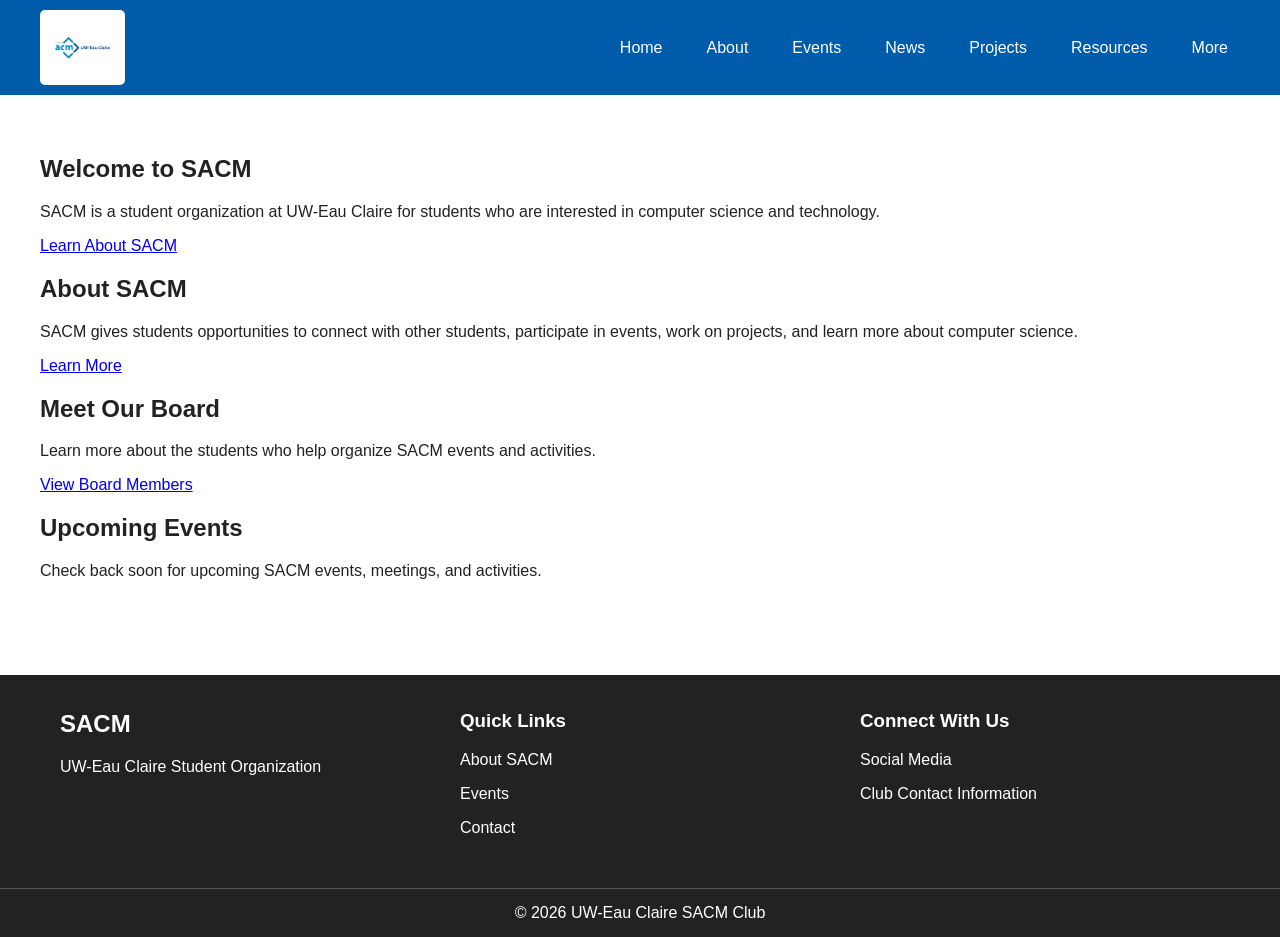
<file: Group Project/html/index.html>
<!DOCTYPE html>
<html lang="en">
<head>
    <meta charset="UTF-8">
    <meta name="viewport" content="width=device-width, initial-scale=1.0">
    <title>SACM Home</title>
    <link rel="stylesheet" href="../css/style.css">
</head>
<body>

    <header>

        <nav class="navbar">

            <div class="logo">

                <a href="index.html">

            <img src="../img/logo.png"
                alt="ACM UW-Eau Claire logo">

                </a>

            </div>


            <ul class="navlinks">

                <li>
                    <a href="index.html">Home</a>
                </li>

                <li>
                    <a href="about.html">About</a>
                </li>

                <li>
                    <a href="events.html">Events</a>
                </li>

                <li>
                    <a href="news.html">News</a>
                </li>

                <li>
                    <a href="projects.html">Projects</a>
                </li>

                <li>
                    <a href="resources.html">Resources</a>
                </li>

                <li class="dropdown">

                    <a href="#">More</a>

                    <ul class="dropdownmenu">

                        <li>
                            <a href="board.html">
                                Board Members
                            </a>
                        </li>

                        <li>
                            <a href="join.html">
                                Join SACM
                            </a>
                        </li>

                        <li>
                            <a href="contact.html">
                                Contact
                            </a>
                        </li>

                        <li>
                            <a href="login.html">
                                Login
                            </a>
                        </li>

                    </ul>

                </li>

            </ul>

        </nav>

    </header>

    <main>

       <section class="hero">
    <h1>Welcome to SACM</h1>

    <p>
        SACM is a student organization at UW-Eau Claire for students
        who are interested in computer science and technology.
    </p>

    <a class="button" href="about.html">Learn About SACM</a>
        </section>

        <section class="home-about">
            <h2>About SACM</h2>

            <p>
                SACM gives students opportunities to connect with other students,
                participate in events, work on projects, and learn more about
                computer science.
            </p>

            <a href="about.html">Learn More</a>
        </section>

        <section class="home-board">
            <h2>Meet Our Board</h2>

            <p>
                Learn more about the students who help organize SACM events
                and activities.
            </p>

            <a href="board.html">View Board Members</a>
        </section>
        <section class="home-events">
            <h2>Upcoming Events</h2>
        <p>
            Check back soon for upcoming SACM events, meetings, and activities.
        </p>
        </section>

    </main>

   <footer>

        <div class="footercontainer">

            <div class="footersection">

                <h2>SACM</h2>

                <p>
                    UW-Eau Claire Student Organization
                </p>

            </div>


            <div class="footersection">

                <h3>Quick Links</h3>

                <p>
                    <a href="about.html">
                        About SACM
                    </a>
                </p>

                <p>
                    <a href="events.html">
                        Events
                    </a>
                </p>

                <p>
                    <a href="contact.html">
                        Contact
                    </a>
                </p>

            </div>


            <div class="footersection">

                <h3>Connect With Us</h3>

                <p>
                    Social Media
                </p>

                <p>
                    Club Contact Information
                </p>

            </div>

        </div>


        <div class="footerbottom">

            <p>
                &copy; 2026 UW-Eau Claire SACM Club
            </p>

        </div>

    </footer>

</body>
</file>
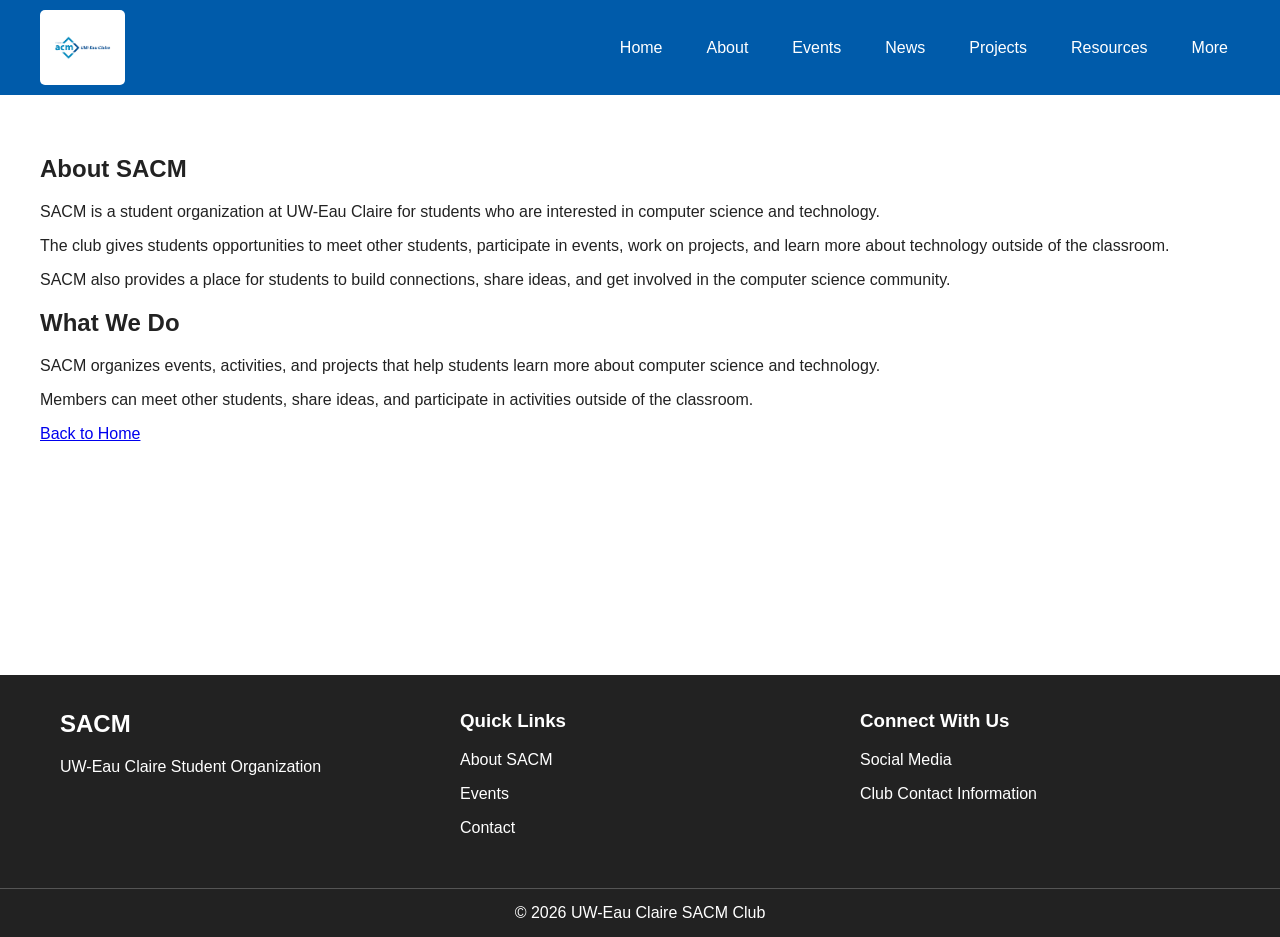
<file: Group Project/html/about.html>
<!DOCTYPE html>
<html lang="en">
<head>
    <meta charset="UTF-8">
    <meta name="viewport" content="width=device-width, initial-scale=1.0">
    <title>About SACM</title>
    <link rel="stylesheet" href="../css/style.css">
</head>
<body>
        <header>

        <nav class="navbar">

            <div class="logo">

                <a href="index.html">

                    <img src="../img/logo.png"
                         alt="ACM UW-Eau Claire logo">

                </a>

            </div>


            <ul class="navlinks">

                <li>
                    <a href="index.html">Home</a>
                </li>

                <li>
                    <a href="about.html">About</a>
                </li>

                <li>
                    <a href="events.html">Events</a>
                </li>

                <li>
                    <a href="news.html">News</a>
                </li>

                <li>
                    <a href="projects.html">Projects</a>
                </li>

                <li>
                    <a href="resources.html">Resources</a>
                </li>

                <li class="dropdown">

                    <a href="#">More</a>

                    <ul class="dropdownmenu">

                        <li>
                            <a href="board.html">
                                Board Members
                            </a>
                        </li>

                        <li>
                            <a href="join.html">
                                Join SACM
                            </a>
                        </li>

                        <li>
                            <a href="contact.html">
                                Contact
                            </a>
                        </li>

                        <li>
                            <a href="login.html">
                                Login
                            </a>
                        </li>

                    </ul>

                </li>

            </ul>

        </nav>

    </header>

    <main>

        <section class="about-page">
            <h1>About SACM</h1>

            <p>
                SACM is a student organization at UW-Eau Claire for students
                who are interested in computer science and technology.
            </p>

            <p>
                The club gives students opportunities to meet other students,
                participate in events, work on projects, and learn more about
                technology outside of the classroom.
            </p>

            <p>
                SACM also provides a place for students to build connections,
                share ideas, and get involved in the computer science community.
            </p>
        </section>
        <section class="what-we-do">
            <h2>What We Do</h2>

            <p>
                SACM organizes events, activities, and projects that help students
                learn more about computer science and technology.
            </p>

            <p>
                Members can meet other students, share ideas, and participate in
                activities outside of the classroom.
            </p>
        </section>
<p><a href="index.html">Back to Home</a></p>
    </main>

   <footer>

        <div class="footercontainer">

            <div class="footersection">

                <h2>SACM</h2>

                <p>
                    UW-Eau Claire Student Organization
                </p>

            </div>


            <div class="footersection">

                <h3>Quick Links</h3>

                <p>
                    <a href="about.html">
                        About SACM
                    </a>
                </p>

                <p>
                    <a href="events.html">
                        Events
                    </a>
                </p>

                <p>
                    <a href="contact.html">
                        Contact
                    </a>
                </p>

            </div>


            <div class="footersection">

                <h3>Connect With Us</h3>

                <p>
                    Social Media
                </p>

                <p>
                    Club Contact Information
                </p>

            </div>

        </div>


        <div class="footerbottom">

            <p>
                &copy; 2026 UW-Eau Claire SACM Club
            </p>

        </div>

    </footer>

</body>
</html>
</file>
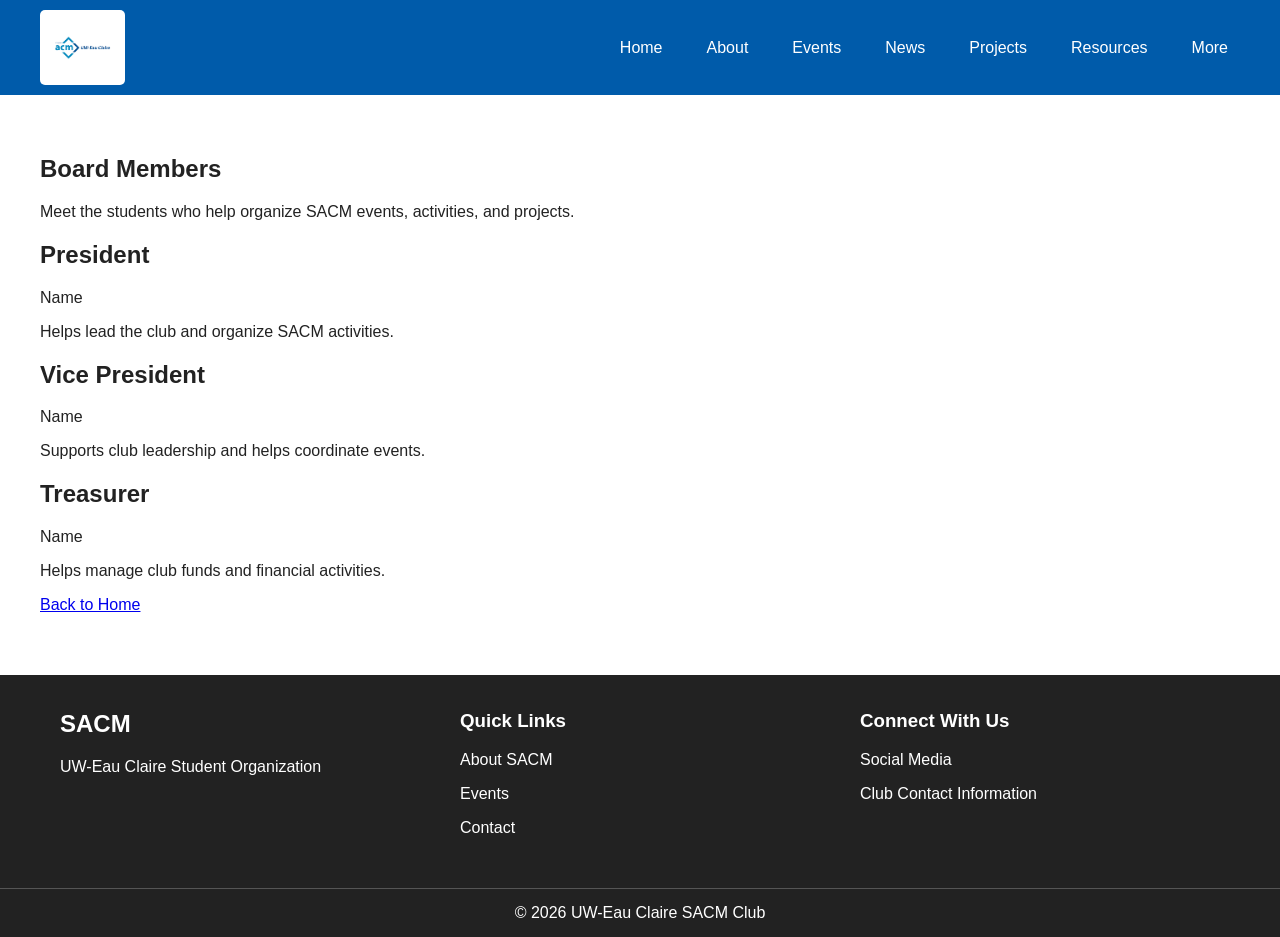
<file: Group Project/html/board.html>
<!DOCTYPE html>
<html lang="en">
<head>
    <meta charset="UTF-8">
    <meta name="viewport" content="width=device-width, initial-scale=1.0">
    <title>SACM Board Members</title>
    <link rel="stylesheet" href="../css/style.css">
</head>
<body>
        <header>

        <nav class="navbar">

            <div class="logo">

                <a href="index.html">

                    <img src="../img/logo.png"
                         alt="ACM UW-Eau Claire logo">

                </a>

            </div>


            <ul class="navlinks">

                <li>
                    <a href="index.html">Home</a>
                </li>

                <li>
                    <a href="about.html">About</a>
                </li>

                <li>
                    <a href="events.html">Events</a>
                </li>

                <li>
                    <a href="news.html">News</a>
                </li>

                <li>
                    <a href="projects.html">Projects</a>
                </li>

                <li>
                    <a href="resources.html">Resources</a>
                </li>

                <li class="dropdown">

                    <a href="#">More</a>

                    <ul class="dropdownmenu">

                        <li>
                            <a href="board.html">
                                Board Members
                            </a>
                        </li>

                        <li>
                            <a href="join.html">
                                Join SACM
                            </a>
                        </li>

                        <li>
                            <a href="contact.html">
                                Contact
                            </a>
                        </li>

                        <li>
                            <a href="login.html">
                                Login
                            </a>
                        </li>

                    </ul>

                </li>

            </ul>

        </nav>

    </header>

    <main>

        <section class="board-page">
            <h1>Board Members</h1>

            <p>
                Meet the students who help organize SACM events,
                activities, and projects.
            </p>

            <div class="board-member">
                <h2>President</h2>
                <p class="member-name">Name</p>
                <p class="member-description">
                    Helps lead the club and organize SACM activities.
                </p>
            </div>

            <div class="board-member">
                <h2>Vice President</h2>
                <p class="member-name">Name</p>
                <p class="member-description">
                    Supports club leadership and helps coordinate events.                </p>
            </div>

            <div class="board-member">
                <h2>Treasurer</h2>
                <p class="member-name">Name</p>
                <p class="member-description">
                    Helps manage club funds and financial activities.                </p>
            </div>

        </section>
<p><a href="index.html">Back to Home</a></p>
    </main>
   <footer>

        <div class="footercontainer">

            <div class="footersection">

                <h2>SACM</h2>

                <p>
                    UW-Eau Claire Student Organization
                </p>

            </div>


            <div class="footersection">

                <h3>Quick Links</h3>

                <p>
                    <a href="about.html">
                        About SACM
                    </a>
                </p>

                <p>
                    <a href="events.html">
                        Events
                    </a>
                </p>

                <p>
                    <a href="contact.html">
                        Contact
                    </a>
                </p>

            </div>


            <div class="footersection">

                <h3>Connect With Us</h3>

                <p>
                    Social Media
                </p>

                <p>
                    Club Contact Information
                </p>

            </div>

        </div>


        <div class="footerbottom">

            <p>
                &copy; 2026 UW-Eau Claire SACM Club
            </p>

        </div>

    </footer>

</body>
</html>
</file>
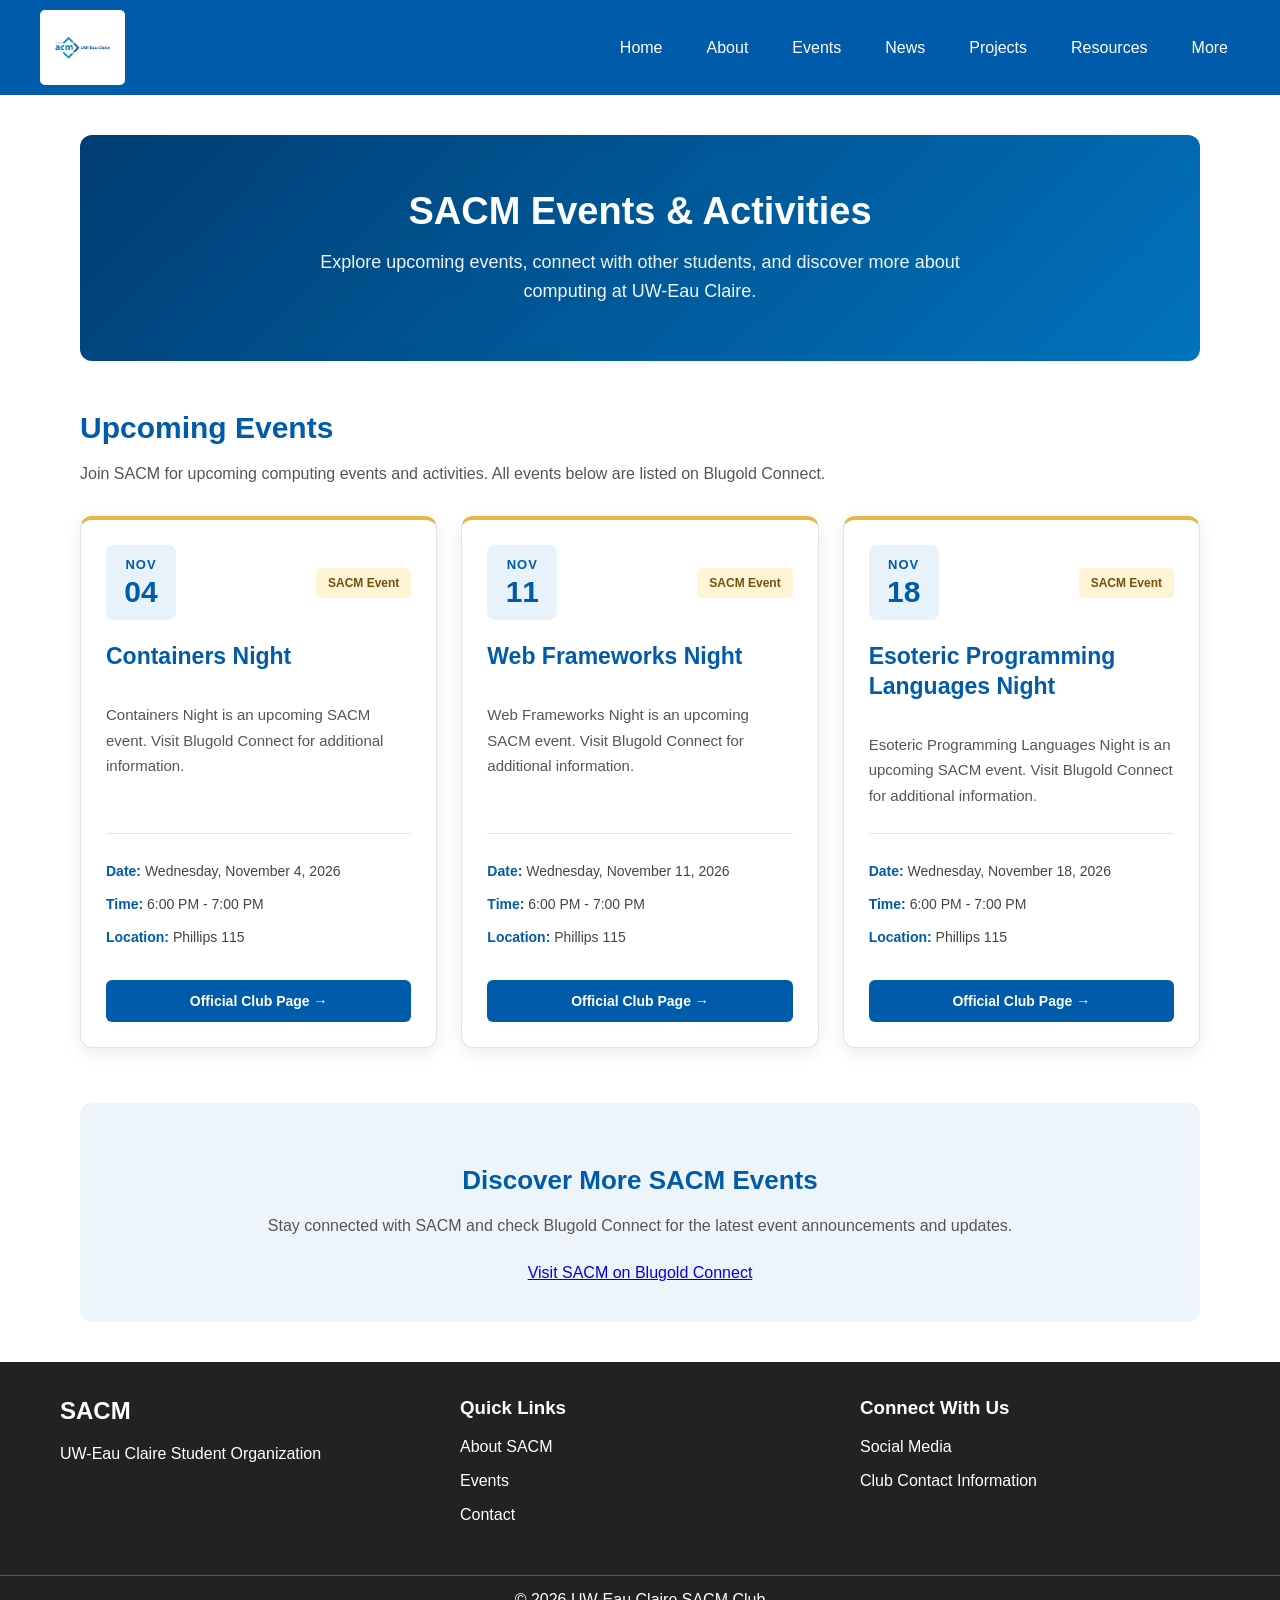
<file: Group Project/html/events.html>
<!DOCTYPE html>
<html lang="en">

<head>
    <meta charset="UTF-8">
    <meta name="viewport" content="width=device-width, initial-scale=1.0">
    <title>SACM Events</title>

    <link rel="stylesheet" href="../css/style.css">
    <link rel="stylesheet" href="../css/events.css">
</head>

<body>

    <header>
        <nav class="navbar">

            <div class="logo">
                <a href="index.html">
                    <img src="../img/logo.png"
                         alt="SACM UW-Eau Claire logo">
                </a>
            </div>

            <ul class="navlinks">

                <li><a href="index.html">Home</a></li>
                <li><a href="about.html">About</a></li>
                <li><a href="events.html">Events</a></li>
                <li><a href="news.html">News</a></li>
                <li><a href="projects.html">Projects</a></li>
                <li><a href="resources.html">Resources</a></li>

                <li class="dropdown">
                    <a href="#">More</a>

                    <ul class="dropdownmenu">
                        <li><a href="board.html">Board Members</a></li>
                        <li><a href="join.html">Join SACM</a></li>
                        <li><a href="contact.html">Contact</a></li>
                        <li><a href="login.html">Login</a></li>
                    </ul>
                </li>

            </ul>
        </nav>
    </header>

    <main class="events-page">

        <section class="events-hero">

            <h1>SACM Events &amp; Activities</h1>

            <p>
                Explore upcoming events, connect with other students,
                and discover more about computing at UW-Eau Claire.
            </p>

        </section>

        <section class="events-section">

            <h2>Upcoming Events</h2>

            <p class="events-intro">
                Join SACM for upcoming computing events and activities.
                All events below are listed on Blugold Connect.
            </p>

            <div class="events-grid">

                <article class="event-card">

                    <div class="event-card-header">

                        <div class="event-date">
                            <span>NOV</span>
                            <strong>04</strong>
                        </div>

                        <div class="event-category">
                            SACM Event
                        </div>

                    </div>

                    <h3>Containers Night</h3>

                    <p class="event-description">
                        Containers Night is an upcoming SACM event.
                        Visit Blugold Connect for additional information.
                    </p>

                    <div class="event-info">

                        <p>
                            <strong>Date:</strong>
                            Wednesday, November 4, 2026
                        </p>

                        <p>
                            <strong>Time:</strong>
                            6:00 PM - 7:00 PM
                        </p>

                        <p>
                            <strong>Location:</strong>
                            Phillips 115
                        </p>

                    </div>

                    <a href="https://blugoldconnect.uwec.edu/sacm/rsvp_boot?id=395882"
                       class="event-button"
                       target="_blank">
                        Official Club Page &rarr;
                    </a>

                </article>

                <article class="event-card">

                    <div class="event-card-header">

                        <div class="event-date">
                            <span>NOV</span>
                            <strong>11</strong>
                        </div>

                        <div class="event-category">
                            SACM Event
                        </div>

                    </div>

                    <h3>Web Frameworks Night</h3>

                    <p class="event-description">
                        Web Frameworks Night is an upcoming SACM event.
                        Visit Blugold Connect for additional information.
                    </p>

                    <div class="event-info">

                        <p>
                            <strong>Date:</strong>
                            Wednesday, November 11, 2026
                        </p>

                        <p>
                            <strong>Time:</strong>
                            6:00 PM - 7:00 PM
                        </p>

                        <p>
                            <strong>Location:</strong>
                            Phillips 115
                        </p>

                    </div>

                    <a href="https://blugoldconnect.uwec.edu/sacm/rsvp_boot?id=395883"
                       class="event-button"
                       target="_blank">
                        Official Club Page &rarr;
                    </a>

                </article>

                <article class="event-card">

                    <div class="event-card-header">

                        <div class="event-date">
                            <span>NOV</span>
                            <strong>18</strong>
                        </div>

                        <div class="event-category">
                            SACM Event
                        </div>

                    </div>

                    <h3>Esoteric Programming Languages Night</h3>

                    <p class="event-description">
                        Esoteric Programming Languages Night is an
                        upcoming SACM event. Visit Blugold Connect
                        for additional information.
                    </p>

                    <div class="event-info">

                        <p>
                            <strong>Date:</strong>
                            Wednesday, November 18, 2026
                        </p>

                        <p>
                            <strong>Time:</strong>
                            6:00 PM - 7:00 PM
                        </p>

                        <p>
                            <strong>Location:</strong>
                            Phillips 115
                        </p>

                    </div>

                    <a href="https://blugoldconnect.uwec.edu/sacm/rsvp_boot?id=395884"
                       class="event-button"
                       target="_blank">
                        Official Club Page &rarr;
                    </a>

                </article>

            </div>

        </section>

        <section class="events-bottom">

            <h2>Discover More SACM Events</h2>

            <p>
                Stay connected with SACM and check Blugold Connect
                for the latest event announcements and updates.
            </p>

            <a href="https://blugoldconnect.uwec.edu/feeds?type=club&type_id=35487&tab=events"
               class="event-button"
               target="_blank">
                Visit SACM on Blugold Connect
            </a>

        </section>

    </main>

    <footer>

        <div class="footercontainer">

            <div class="footersection">

                <h2>SACM</h2>

                <p>
                    UW-Eau Claire Student Organization
                </p>

            </div>

            <div class="footersection">

                <h3>Quick Links</h3>

                <p>
                    <a href="about.html">About SACM</a>
                </p>

                <p>
                    <a href="events.html">Events</a>
                </p>

                <p>
                    <a href="contact.html">Contact</a>
                </p>

            </div>

            <div class="footersection">

                <h3>Connect With Us</h3>

                <p>Social Media</p>

                <p>Club Contact Information</p>

            </div>

        </div>

        <div class="footerbottom">

            <p>
                &copy; 2026 UW-Eau Claire SACM Club
            </p>

        </div>

    </footer>

</body>
</html>
</file>
<file: Group Project/css/style.css>
body {
    margin: 0;

    font-family: Arial, sans-serif;

    background-color: white;

    color: #222;
}


.navbar {
    display: flex;

    justify-content: space-between;

    align-items: center;

    background-color: #005baa;

    padding: 10px 40px;
}



.logo {
    display: flex;

    align-items: center;
}


.logo a {
    display: flex;

    align-items: center;
}


.logo img {
    height: 65px;

    width: auto;

    background-color: white;

    padding: 5px 10px;

    border-radius: 5px;

    display: block;
}

.navlinks {
    display: flex;

    list-style: none;

    margin: 0;

    padding: 0;

    gap: 20px;
}


.navlinks li {
    position: relative;
}


.navlinks a {
    display: block;

    color: white;

    text-decoration: none;

    padding: 10px 12px;
}


.navlinks a:hover {
    background-color: #f2c75c;

    color: black;
}


.dropdownmenu {
    display: none;

    position: absolute;

    top: 100%;

    right: 0;

    min-width: 180px;

    background-color: white;

    list-style: none;

    margin: 0;

    padding: 0;

    border: 1px solid #cccccc;
}


.dropdownmenu li {
    width: 100%;
}


.dropdownmenu a {
    color: black;

    padding: 12px 15px;
}


.dropdownmenu a:hover {
    background-color: #eeeeee;

    color: black;
}


.dropdown:hover .dropdownmenu {
    display: block;
}



.dropdown:focus-within .dropdownmenu {
    display: block;
}


main {
    min-height: 500px;

    padding: 40px;
}


footer {
    background-color: #222222;

    color: white;
}


.footercontainer {
    display: flex;

    justify-content: space-around;

    padding: 35px 40px;
}


.footersection {
    width: 30%;
}


.footersection h2,
.footersection h3 {
    margin-top: 0;
}


.footersection a {
    color: white;

    text-decoration: none;
}


.footersection a:hover {
    text-decoration: underline;
}



.footerbottom {
    text-align: center;

    border-top: 1px solid #555555;

    padding: 15px;
}


.footerbottom p {
    margin: 0;
}



@media screen and (max-width: 768px) {

    .navbar {
        flex-direction: column;

        align-items: flex-start;

        padding: 15px 20px;
    }


    .logo img {
        height: 55px;
    }


    .navlinks {
        flex-direction: column;

        width: 100%;

        gap: 0;

        margin-top: 15px;
    }


    .navlinks li {
        width: 100%;
    }


    .navlinks a {
        width: 100%;

        box-sizing: border-box;
    }


    .dropdownmenu {
        position: static;

        width: 100%;

        border: none;
    }


    .dropdownmenu a {
        padding-left: 30px;
    }


    main {
        padding: 25px 20px;
    }


    .footercontainer {
        flex-direction: column;

        padding: 30px 20px;
    }


    .footersection {
        width: 100%;

        margin-bottom: 25px;
    }

}
</file>
<file: Group Project/css/events.css>
.events-page {
    max-width: 1200px;
    margin: 0 auto;
    padding: 40px;
    box-sizing: border-box;
}

.events-hero {
    background: linear-gradient(135deg, #003d73, #0073bd);
    color: white;
    padding: 55px 35px;
    text-align: center;
    border-radius: 12px;
}

.events-hero h1 {
    color: white;
    font-size: 38px;
    margin: 0 0 15px;
}

.events-hero p {
    color: #f0f6fc;
    font-size: 18px;
    line-height: 1.6;
    max-width: 700px;
    margin: 0 auto;
}

.events-section {
    margin-top: 50px;
}

.events-section h2 {
    color: #005baa;
    font-size: 30px;
    margin-bottom: 12px;
}

.events-intro {
    color: #555;
    font-size: 16px;
    line-height: 1.6;
}

.events-grid {
    display: grid;
    grid-template-columns: repeat(3, minmax(0, 1fr));
    gap: 24px;
    margin-top: 30px;
}

.event-card {
    display: flex;
    flex-direction: column;

    background-color: white;

    border: 1px solid #dce5ec;
    border-top: 4px solid #e6b647;
    border-radius: 12px;

    padding: 25px;

    box-shadow: 0 5px 18px rgba(0, 0, 0, 0.08);

    transition: transform 0.2s, box-shadow 0.2s;
}

.event-card:hover {
    transform: translateY(-5px);

    box-shadow: 0 10px 25px rgba(0, 0, 0, 0.13);
}

.event-card-header {
    display: flex;
    align-items: center;
    justify-content: space-between;
    gap: 12px;

    margin-bottom: 22px;
}

.event-date {
    display: flex;
    flex-direction: column;
    align-items: center;
    justify-content: center;

    background-color: #e8f2fa;
    color: #005baa;

    width: 70px;
    height: 75px;

    border-radius: 8px;
}

.event-date span {
    font-size: 13px;
    font-weight: bold;
    letter-spacing: 1px;
}

.event-date strong {
    font-size: 30px;
    margin-top: 3px;
}

.event-card-header .event-category {
    background-color: #fff4d6;
    color: #73520d;

    font-size: 12px;
    font-weight: bold;

    padding: 8px 12px;
    border-radius: 5px;

    margin: 0;
}

.event-card h3 {
    color: #005baa;

    font-size: 23px;
    line-height: 1.3;

    margin: 0 0 15px;
}

.event-description {
    color: #555;

    font-size: 15px;
    line-height: 1.7;

    margin-bottom: 25px;
}

.event-info {
    margin-top: auto;

    border-top: 1px solid #e5e5e5;

    padding-top: 15px;
    margin-bottom: 20px;
}

.event-info p {
    color: #444;
    font-size: 14px;

    line-height: 1.5;

    margin: 12px 0;
}

.event-info strong {
    color: #005baa;
}

.event-card .event-button {
    display: block;

    background-color: #005baa;
    color: white;

    padding: 13px 15px;

    border-radius: 6px;

    font-size: 14px;
    font-weight: bold;

    text-align: center;
    text-decoration: none;

    transition: background-color 0.2s;
}

.event-card .event-button:hover {
    background-color: #003d73;
    color: white;
}

.events-bottom {
    background-color: #edf5fb;

    border-radius: 12px;

    margin-top: 55px;
    padding: 40px 30px;

    text-align: center;
}

.events-bottom h2 {
    color: #005baa;
    font-size: 26px;

    margin-bottom: 15px;
}

.events-bottom p {
    color: #555;

    font-size: 16px;
    line-height: 1.7;

    margin-bottom: 25px;
}

@media screen and (max-width: 1000px) {

    .events-grid {
        grid-template-columns: repeat(2, minmax(0, 1fr));
    }

}

@media screen and (max-width: 650px) {

    .events-page {
        padding: 25px 18px;
    }

    .events-hero {
        padding: 35px 20px;
    }

    .events-hero h1 {
        font-size: 28px;
    }

    .events-hero p {
        font-size: 15px;
    }

    .events-section h2 {
        font-size: 25px;
    }

    .events-grid {
        grid-template-columns: 1fr;
    }

    .event-card {
        padding: 20px;
    }

    .event-card h3 {
        font-size: 21px;
    }

    .events-bottom {
        padding: 30px 20px;
    }

}
</file>
